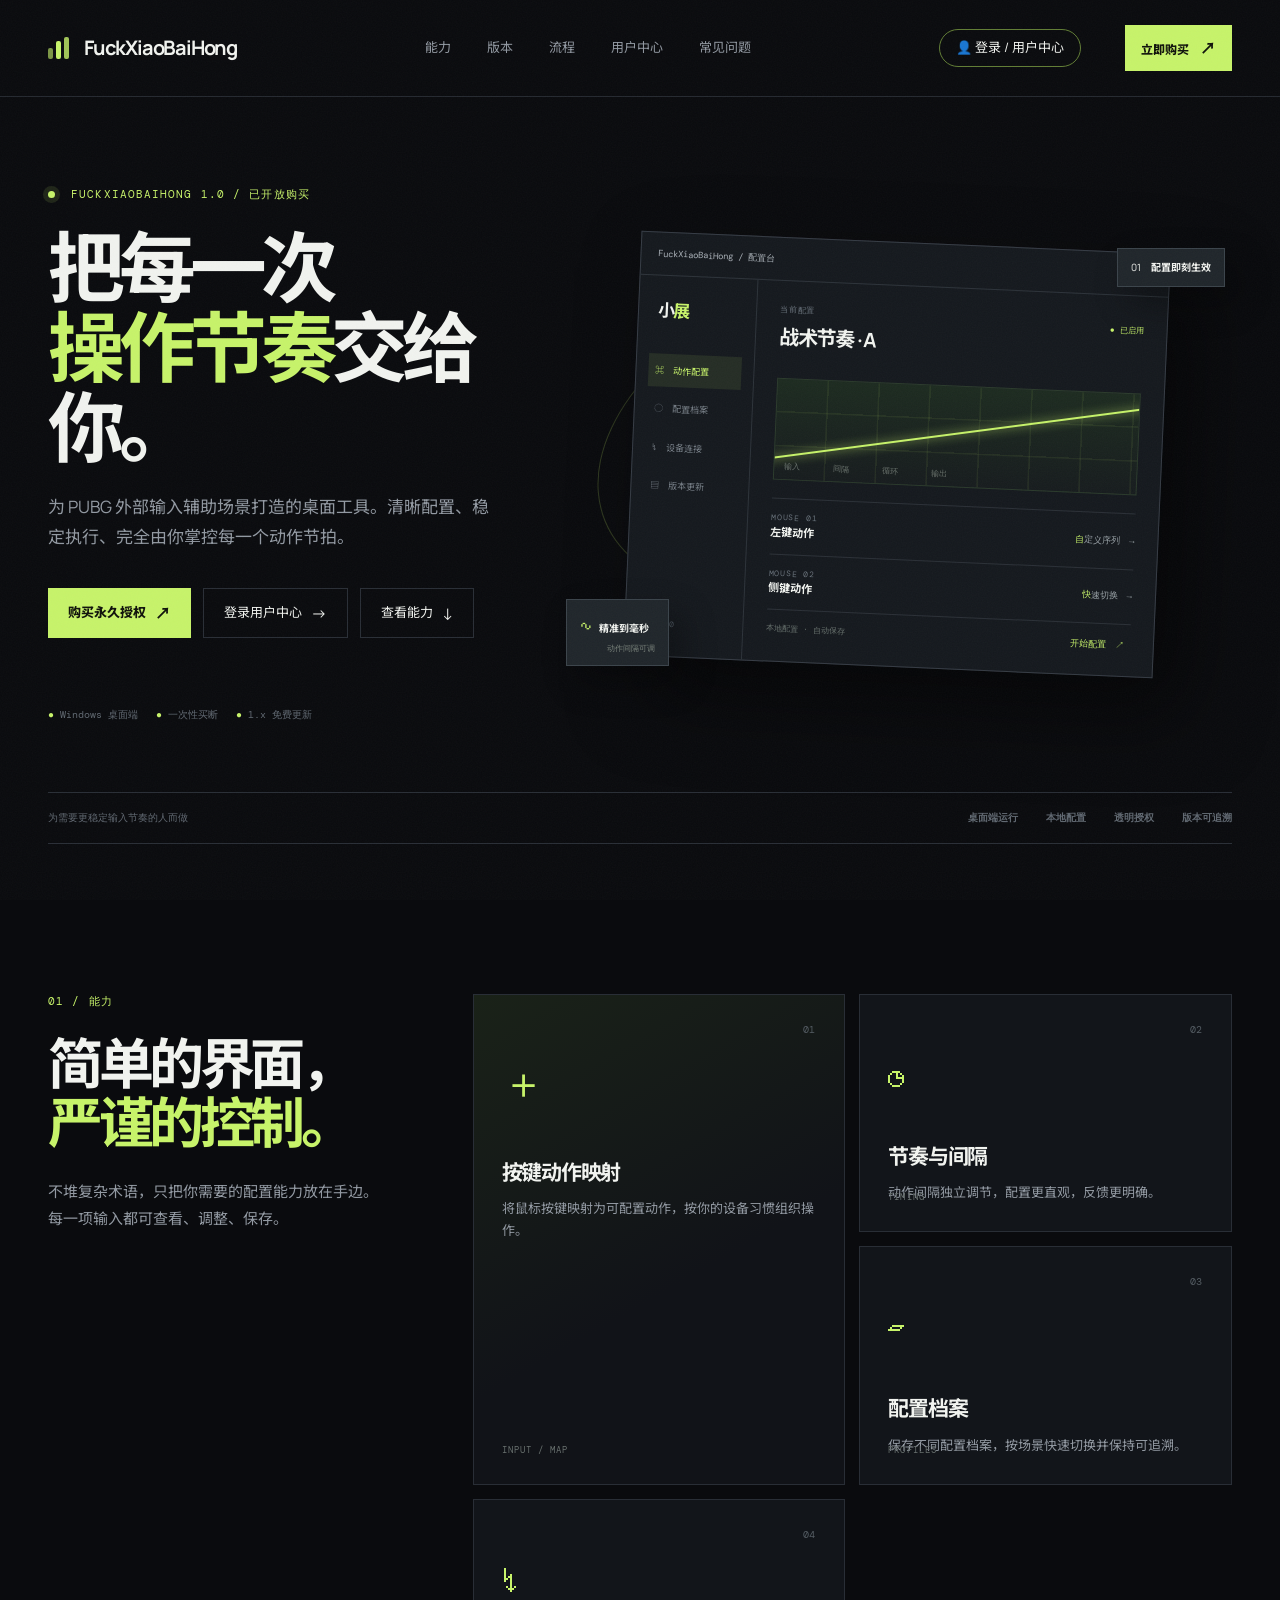
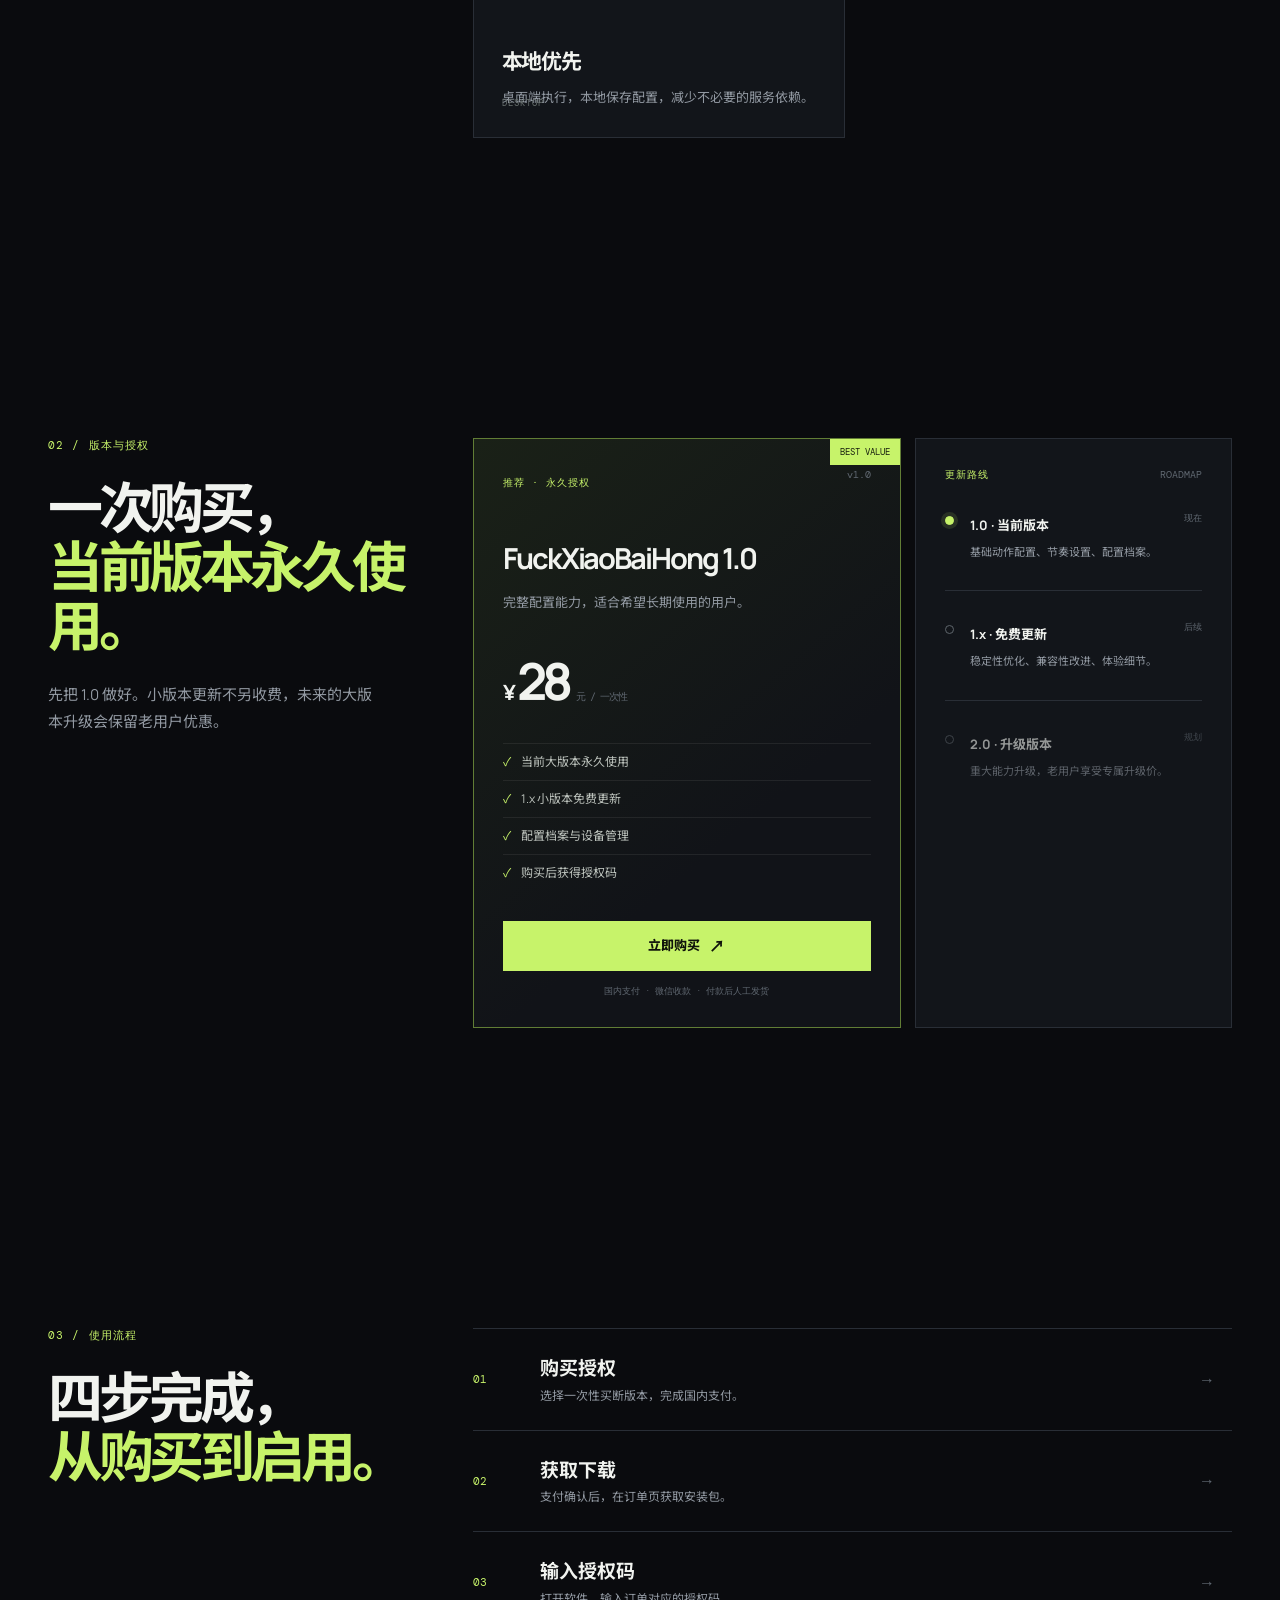
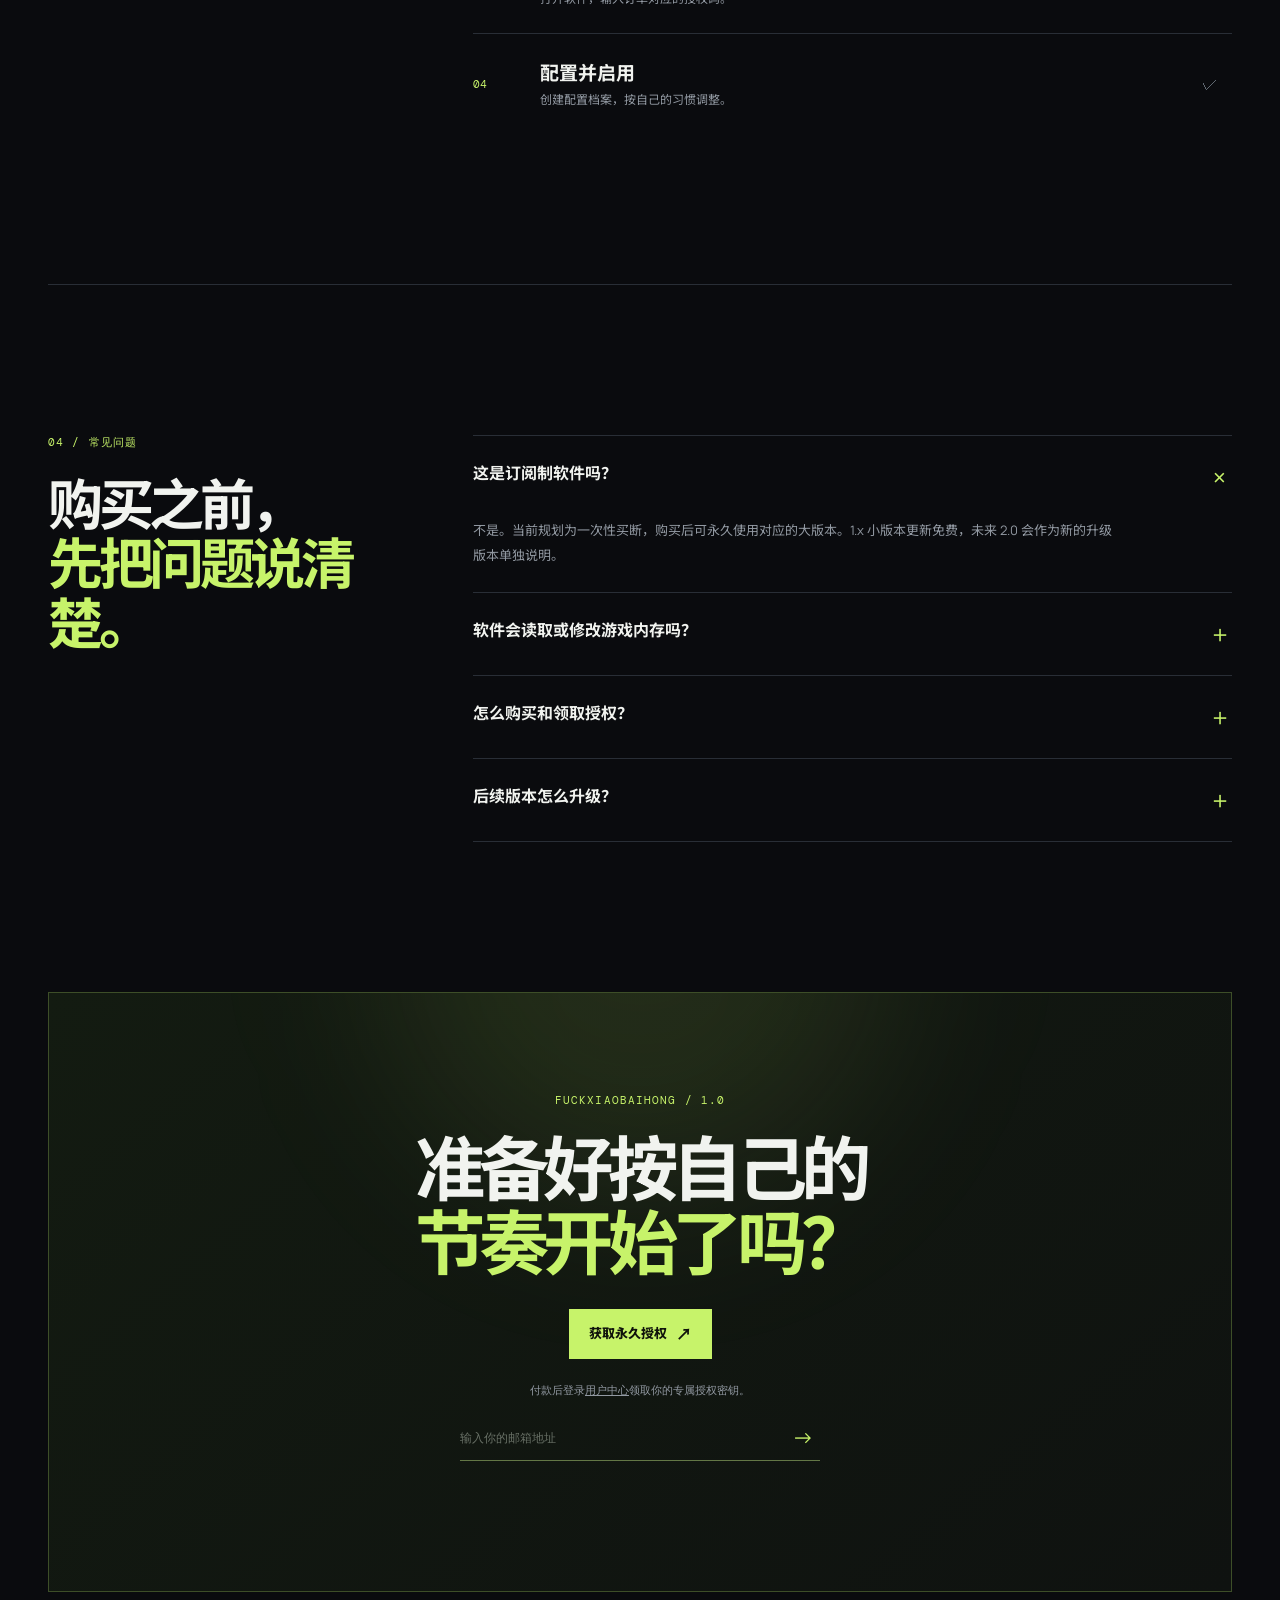
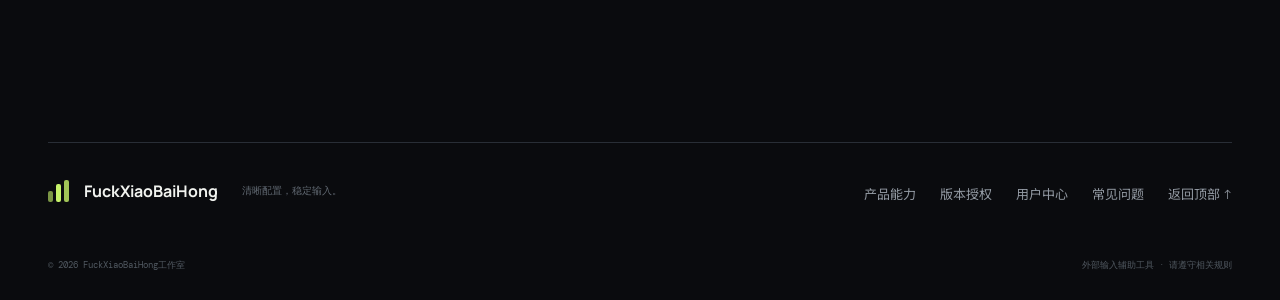
<file: index.html>
<!doctype html>
<html lang="zh-CN">
<head>
<meta charset="UTF-8"><meta name="viewport" content="width=device-width,initial-scale=1">
<meta name="description" content="FuckXiaoBaiHong：为 PUBG 外部输入辅助场景打造的可配置鼠标工具。一次购买，当前大版本永久使用。">
<title>FuckXiaoBaiHong｜外部输入辅助工具</title>
<link rel="preconnect" href="https://fonts.googleapis.com"><link rel="preconnect" href="https://fonts.gstatic.com" crossorigin>
<link href="https://fonts.googleapis.com/css2?family=DM+Mono:wght@400;500&family=Manrope:wght@400;600;700;800&family=Noto+Sans+SC:wght@400;500;700;900&display=swap" rel="stylesheet">
<link rel="stylesheet" href="styles-v2.css">
</head>
<body>
<div class="grain" aria-hidden="true"></div>
<header class="header"><a class="brand" href="#top"><span class="mark"><i></i><i></i><i></i></span><b>FuckXiaoBaiHong</b></a><nav><a href="#features">能力</a><a href="#versions">版本</a><a href="#flow">流程</a><a href="https://auth.matsci.top/center.html">用户中心</a><a href="#faq">常见问题</a></nav><a class="head-login" href="https://auth.matsci.top/center.html">👤 登录 / 用户中心</a><button class="head-buy" data-buy>立即购买 <span>↗</span></button><button class="menu" aria-label="打开菜单"><i></i><i></i></button></header>
<main id="top">
<section class="hero wrap"><div class="hero-copy fade"><p class="eyebrow"><span class="live"></span> FuckXiaoBaiHong 1.0 / 已开放购买</p><h1>把每一次<br><em>操作节奏</em>交给你。</h1><p class="lead">为 PUBG 外部输入辅助场景打造的桌面工具。清晰配置、稳定执行、完全由你掌控每一个动作节拍。</p><div class="actions"><button class="primary" data-buy>购买永久授权 <span>↗</span></button><a class="ghost" href="https://auth.matsci.top/center.html">登录用户中心 <span>→</span></a><a class="ghost" href="#features">查看能力 <span>↓</span></a></div><div class="meta"><span>● Windows 桌面端</span><span>● 一次性买断</span><span>● 1.x 免费更新</span></div></div>
<div class="visual fade delay"><div class="orbit one"></div><div class="orbit two"></div><div class="app-window"><div class="window-head"><span>FuckXiaoBaiHong / 配置台</span><small>● ● <b>●</b></small></div><div class="app-body"><aside><strong>小<span>展</span></strong><a class="active">⌘　动作配置</a><a>◌　配置档案</a><a>↯　设备连接</a><a>▤　版本更新</a><small>v1.0.0</small></aside><div class="app-main"><div class="panel-head"><div><small>当前配置</small><h3>战术节奏 · A</h3></div><em>● 已启用</em></div><div class="chart"><div></div><label>输入　　 间隔　　 循环　　 输出</label></div><div class="row"><div><small>MOUSE 01</small><b>左键动作</b></div><span>自定义序列　→</span></div><div class="row"><div><small>MOUSE 02</small><b>侧键动作</b></div><span>快速切换　→</span></div><footer>本地配置 · 自动保存 <button data-buy>开始配置　↗</button></footer></div></div></div><div class="float top">01　<strong>配置即刻生效</strong></div><div class="float bottom"><b>∿</b> <strong>精准到毫秒</strong><small>动作间隔可调</small></div></div></section>
<section class="trust wrap"><span>为需要更稳定输入节奏的人而做</span><div><b>桌面端运行</b><b>本地配置</b><b>透明授权</b><b>版本可追溯</b></div></section>
<section class="section wrap" id="features"><div class="intro fade"><p class="eyebrow">01 / 能力</p><h2>简单的界面，<br><em>严谨的控制。</em></h2><p>不堆复杂术语，只把你需要的配置能力放在手边。每一项输入都可查看、调整、保存。</p></div><div class="feature-grid fade delay"><article class="feature tall"><small>01</small><i>＋</i><h3>按键动作映射</h3><p>将鼠标按键映射为可配置动作，按你的设备习惯组织操作。</p><label>INPUT / MAP</label></article><article class="feature"><small>02</small><i>◷</i><h3>节奏与间隔</h3><p>动作间隔独立调节，配置更直观，反馈更明确。</p><label>TIMING</label></article><article class="feature"><small>03</small><i>▱</i><h3>配置档案</h3><p>保存不同配置档案，按场景快速切换并保持可追溯。</p><label>PROFILES</label></article><article class="feature"><small>04</small><i>↯</i><h3>本地优先</h3><p>桌面端执行，本地保存配置，减少不必要的服务依赖。</p><label>DESKTOP</label></article></div></section>

<section class="section wrap" id="versions"><div class="intro fade"><p class="eyebrow">02 / 版本与授权</p><h2>一次购买，<br><em>当前版本永久使用。</em></h2><p>先把 1.0 做好。小版本更新不另收费，未来的大版本升级会保留老用户优惠。</p></div><div class="price-layout fade delay"><article class="price-card"><label>推荐 · 永久授权</label><small>v1.0</small><h3>FuckXiaoBaiHong 1.0</h3><p>完整配置能力，适合希望长期使用的用户。</p><div class="price">¥ <strong>28</strong><small>元 / 一次性</small></div><ul><li>当前大版本永久使用</li><li>1.x 小版本免费更新</li><li>配置档案与设备管理</li><li>购买后获得授权码</li></ul><button class="primary full" data-buy>立即购买 <span>↗</span></button><footer>国内支付 · 微信收款 · 付款后人工发货</footer></article><div class="roadmap"><div><label>更新路线</label><small>ROADMAP</small></div><article class="current"><i></i><div><b>1.0 · 当前版本</b><p>基础动作配置、节奏设置、配置档案。</p></div><span>现在</span></article><article><i></i><div><b>1.x · 免费更新</b><p>稳定性优化、兼容性改进、体验细节。</p></div><span>后续</span></article><article><i></i><div><b>2.0 · 升级版本</b><p>重大能力升级，老用户享受专属升级价。</p></div><span>规划</span></article></div></div></section>
<section class="section wrap" id="flow"><div class="intro fade"><p class="eyebrow">03 / 使用流程</p><h2>四步完成，<br><em>从购买到启用。</em></h2></div><div class="flow-list fade delay"><article><span>01</span><div><b>购买授权</b><p>选择一次性买断版本，完成国内支付。</p></div><strong>→</strong></article><article><span>02</span><div><b>获取下载</b><p>支付确认后，在订单页获取安装包。</p></div><strong>→</strong></article><article><span>03</span><div><b>输入授权码</b><p>打开软件，输入订单对应的授权码。</p></div><strong>→</strong></article><article><span>04</span><div><b>配置并启用</b><p>创建配置档案，按自己的习惯调整。</p></div><strong>✓</strong></article></div></section>
<section class="section wrap faq" id="faq"><div class="intro fade"><p class="eyebrow">04 / 常见问题</p><h2>购买之前，<br><em>先把问题说清楚。</em></h2></div><div class="faq-list fade delay"><details open><summary>这是订阅制软件吗？<span>＋</span></summary><p>不是。当前规划为一次性买断，购买后可永久使用对应的大版本。1.x 小版本更新免费，未来 2.0 会作为新的升级版本单独说明。</p></details><details><summary>软件会读取或修改游戏内存吗？<span>＋</span></summary><p>网站当前展示的产品设计为外部输入辅助，不读取、不修改游戏内存文件。具体使用仍需遵守 PUBG 的官方规则、服务器规则和赛事规定。</p></details><details><summary>怎么购买和领取授权？<span>＋</span></summary><p>扫码付款后联系卖家确认到账；买家注册/登录「用户中心」(右上角入口)，卖家确认后你的专属授权密钥会显示在用户中心，把密钥粘贴进软件即可激活。</p></details><details><summary>后续版本怎么升级？<span>＋</span></summary><p>1.x 版本内的稳定性与兼容性更新免费提供。重大功能升级会发布新的版本商品，并为已购买用户提供优惠升级路径。</p></details></div></section>
<section class="cta wrap fade"><p class="eyebrow">FuckXiaoBaiHong / 1.0</p><h2>准备好按自己的<br><em>节奏开始了吗？</em></h2><button class="primary" data-buy>获取永久授权 <span>↗</span></button><p>付款后登录<a href="https://auth.matsci.top/center.html" style="color:inherit">用户中心</a>领取你的专属授权密钥。</p><form><label class="sr" for="email">邮箱地址</label><input id="email" type="email" required placeholder="输入你的邮箱地址"><button aria-label="提交邮箱">→</button></form><small class="form-msg"></small></section>
</main>
<footer class="footer wrap"><div class="footer-brand"><span class="mark"><i></i><i></i><i></i></span><b>FuckXiaoBaiHong</b><small>清晰配置，稳定输入。</small></div><div class="footer-links"><a href="#features">产品能力</a><a href="#versions">版本授权</a><a href="https://auth.matsci.top/center.html">用户中心</a><a href="#faq">常见问题</a><a href="#top">返回顶部 ↑</a></div><div class="footer-bottom"><span>© 2026 FuckXiaoBaiHong工作室</span><span>外部输入辅助工具 · 请遵守相关规则</span></div></footer>
<div class="modal" aria-hidden="true"><div class="backdrop" data-close></div><div class="modal-card"><button class="close" data-close aria-label="关闭">×</button><p class="eyebrow">FuckXiaoBaiHong / 1.0 永久授权</p><h2>扫码支付 28 元。</h2><p>请使用微信扫描下方收款码完成付款。付款后请回到微信，发送支付截图和收货微信号，确认后人工发送商品压缩包。</p><div class="qr-payment"><img src="assets/微信收款码.jpg" alt="FuckXiaoBaiHong微信收款二维码"><div><strong>¥ 28</strong><small>一次性买断 · 1.x 免费更新</small></div></div><div class="delivery-note"><b>付款后怎么收货？</b><span>在微信发送支付截图，我们核验后把“FuckXiaoBaiHong_便携版_r17.zip”发给你。</span></div><button class="primary full" data-close>我已了解，返回页面</button></div></div><script src="app.js"></script>
</body></html>
</file>
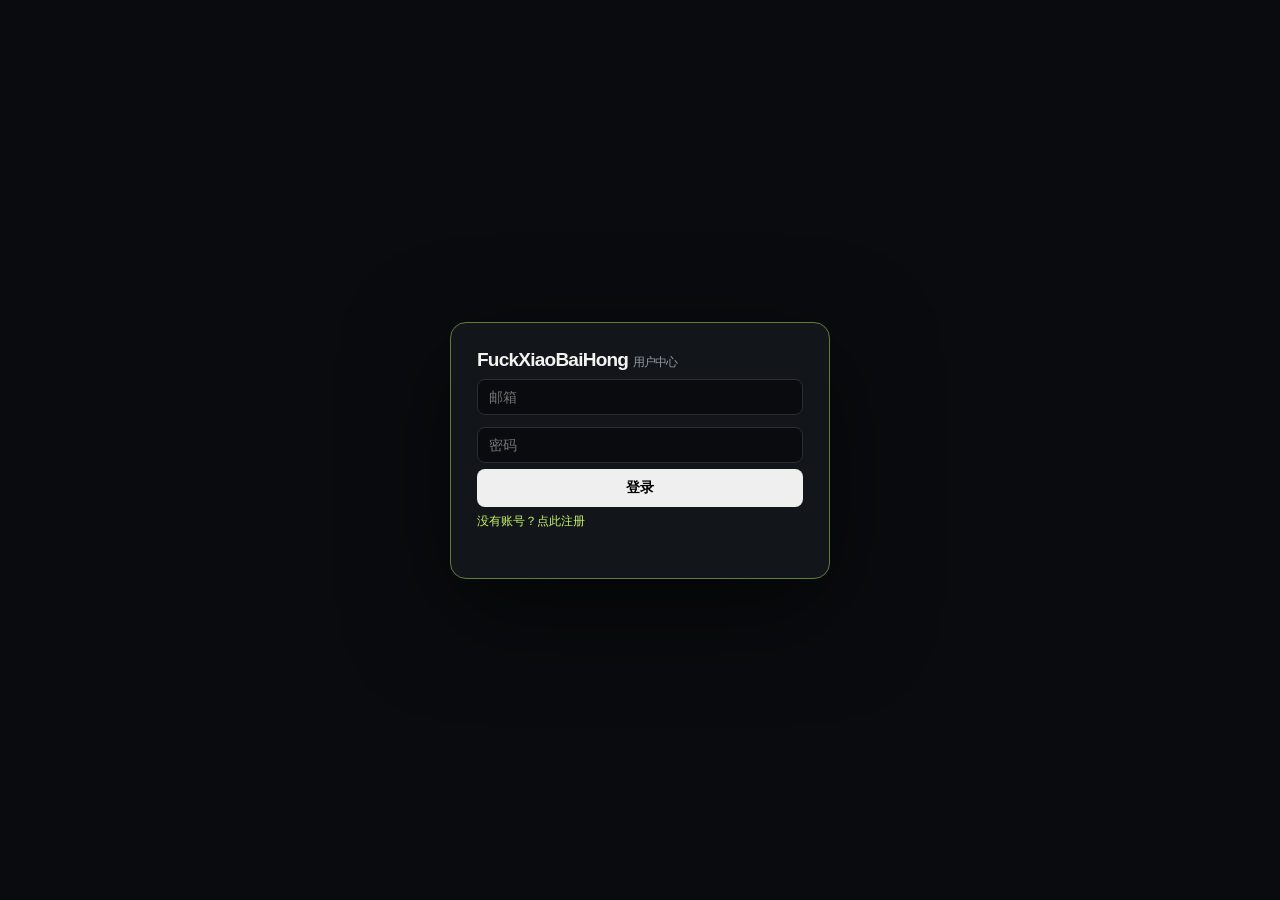
<file: center.html>
<!doctype html><html lang="zh"><meta charset="utf-8">
<meta name="viewport" content="width=device-width,initial-scale=1">
<title>FuckXiaoBaiHong 用户中心</title>
<style>
*{box-sizing:border-box}
body{font-family:'Manrope','Noto Sans SC','Microsoft YaHei',sans-serif;background:#0a0b0e;color:#f1f3ef;margin:0;min-height:100vh;display:flex;align-items:center;justify-content:center;font-size:14px}
.card{background:#12151a;border:1px solid #617d35;border-radius:16px;padding:26px;width:min(380px,92vw);box-shadow:0 30px 100px #0008;position:relative}
h1{font-size:19px;letter-spacing:-.04em;margin:0 0 2px} h1 small{color:#9299a2;font-weight:400;font-size:12px;font-family:'DM Mono',monospace}
p{margin:6px 0;color:#9299a2;font-size:12px;line-height:1.7}
input{width:100%;padding:9px 11px;margin:6px 0;border-radius:8px;border:1px solid #292e36;background:#0a0b0e;color:#f1f3ef;font-size:14px;outline:0}
input:focus{border-color:#c7f36a}
button{width:100%;padding:10px;border:0;border-radius:8px;cursor:pointer;font:inherit;font-weight:700}
button.primary{background:#c7f36a;color:#10130b}
button.primary:hover{background:#e0ff8c}
button.ghost{background:transparent;border:1px solid #292e36;color:#f1f3ef;margin-top:6px}
button.ghost:hover{border-color:#9299a2}
.key{font:15px 'DM Mono',Consolas,monospace;letter-spacing:1px;color:#c7f36a;word-break:break-all;background:#0a0b0e;border:1px solid #617d35;border-radius:8px;padding:9px;margin:6px 0;cursor:pointer;text-align:center}
.row{display:flex;justify-content:space-between;align-items:center;margin:5px 0;font-size:13px}
#st{color:#c7f36a;font-size:12px;min-height:16px;margin-top:6px}.ok{color:#c7f36a}.hidden{display:none}
a.link{color:#c7f36a;font-size:12px;display:inline-block;margin-top:6px;cursor:pointer;text-decoration:none}
hr{border:0;border-top:1px solid #292e36;margin:12px 0}
#adm select,#adm input{background:#0a0b0e;border:1px solid #292e36;color:#f1f3ef;border-radius:6px;padding:5px;font-size:12px}
#adm .urow{border:1px solid #292e36;border-radius:8px;padding:8px;margin:6px 0;font-size:12px}
#adm button{width:auto;padding:4px 9px;font-size:12px;font-weight:400;border-radius:6px;border:1px solid #292e36;background:transparent;color:#f1f3ef}
</style>
<div class="card">
  <h1>FuckXiaoBaiHong <small>用户中心</small></h1>
  <div id="login">
    <input id="email" type="email" placeholder="邮箱" autocomplete="email">
    <input id="pass" type="password" placeholder="密码" autocomplete="current-password">
    <button onclick="doAuth('login')" id="btn1">登录</button>
    <a class="link" onclick="toggleMode()" id="modeLink">没有账号？点此注册</a>
    <div id="st"></div>
  </div>
  <div id="panel" class="hidden">
    <div id="st2" class="ok"></div>
    <div class="row"><span>状态</span><b id="vip"></b></div>
    <div class="row"><span>到期</span><b id="exp"></b></div>
    <div class="row"><span>已绑机器</span><b id="mach"></b></div>
    <div id="keyWrap" class="hidden"><p>我的授权密钥（点击复制）：</p><div class="key" onclick="copyKey()" id="key"></div></div>
    <button id="payBtn" class="hidden" onclick="payIntent()">已付款，申请开通</button>
    <button class="ghost" onclick="logout()">退出</button>
    <p>密钥在软件里粘贴激活；一台机，换机先解绑。</p>
    <hr style="border-color:#292e36;margin:12px 0">
    <button class="ghost hidden" id="admBtn" onclick="toggleAdm()">管理买家</button>
    <div id="adm" class="hidden"><div id="admList"></div><p>角色=user/vip/admin；admin 默认即 VIP。保存角色即生效，降级会自动吊销密钥。</p></div>
  </div>
</div>
<script>
const SUP="https://obtkpflonqsexxwtybal.supabase.co";
const API="/api/v1/center";
const ANON="eyJhbGciOiJIUzI1NiIsInR5cCI6IkpXVCJ9.eyJpc3MiOiJzdXBhYmFzZSIsInJlZiI6Im9idGtwZmxvbnFzZXh4d3R5YmFsIiwicm9sZSI6ImFub24iLCJpYXQiOjE3ODg2NzU0ODksImV4cCI6MjEwNDI1MTQ4OX0.f0eWx65W_S9605WO8fVk_xH_ymvcGPsqqWvFZwJHawQ";
let TOKEN=localStorage.getItem("fxbh_tok")||"", mode="login";
async function jr(u,o){const c=new AbortController();const t=setTimeout(()=>c.abort(),20000);o.signal=c.signal;try{const r=await fetch(u,o);clearTimeout(t);let j;try{j=await r.json()}catch(e){j={}}return[true,r,j]}catch(e){clearTimeout(t);return[false,null,{msg:e&&e.name==='AbortError'?'请求超时(网络慢/被拦)':'网络错误: '+e}]}}
function st(el,t,cls){el.textContent=t;el.className=cls||""}
async function doAuth(){
  const email=document.getElementById('email').value.trim(),pass=document.getElementById('pass').value;
  const box=document.getElementById('st');
  if(!email||!pass){st(box,'请填邮箱和密码');return}
  st(box,'处理中…');document.getElementById('btn1').disabled=true;
  // 登录/注册走本站中转(不直连 Supabase): 链路短、错误明确
  const u=(mode==='login'?API+'/login':API+'/signup');
  const[ok,r,j]=await jr(u,{method:'POST',headers:{'Content-Type':'application/json'},body:JSON.stringify({email,password})});
  document.getElementById('btn1').disabled=false;
  const de=(j&&j.detail)?(j.detail.detail||j.detail):null;
  if(!ok||!r.ok){st(box,'失败：'+(de||j.msg||'网络错误/服务器无响应'));return}
  if(mode==='signup'&&j.needs_confirm){st(box,'注册成功，去邮箱点确认链接后再登录');document.getElementById('pass').value='';return}
  if(!j.access_token){st(box,'未返回登录态：'+(de||'请重试'));return}
  TOKEN=j.access_token;localStorage.setItem('fxbh_tok',TOKEN);show();
}
function hdr(){return{apikey:ANON,Authorization:'Bearer '+TOKEN,'Content-Type':'application/json'}}
function toggleMode(){mode=mode==='login'?'signup':'login';document.getElementById('modeLink').textContent=mode==='login'?'没有账号？点此注册':'已有账号？去登录';document.getElementById('btn1').textContent=mode==='login'?'登录':'注册'}
async function show(){
  document.getElementById('login').classList.add('hidden');
  document.getElementById('panel').classList.remove('hidden');
  const[ok,r,j]=await jr(API+'/status',{method:'POST',headers:hdr(),body:JSON.stringify({jwt:TOKEN})});
  const box=document.getElementById('st2');
  if(!ok||!r.ok){st(box,'状态获取失败：'+(j.detail&&j.detail.detail||j.detail||'网络错误'));return}
  st(box, j.is_vip?'已开通':'待开通', j.is_vip?'ok':'');
  document.getElementById('vip').textContent=j.is_vip?'VIP ✅':'非 VIP';
  document.getElementById('vip').style.color=j.is_vip?'#4ade80':'#f87171';
  document.getElementById('exp').textContent=j.plan_expire_at?new Date(j.plan_expire_at*1000).toLocaleDateString():'永久';
  document.getElementById('mach').textContent=j.machines+' 台';
  const kw=document.getElementById('keyWrap'),pb=document.getElementById('payBtn');
  if(j.is_vip&&j.key){kw.classList.remove('hidden');document.getElementById('key').textContent=j.key;pb.classList.add('hidden');st(box,'已开通：换机请先在软件解绑旧机','ok')}
  else{kw.classList.add('hidden');pb.classList.remove('hidden')}
  ROLE=j.role||'user';
  document.getElementById('admBtn').classList.toggle('hidden',ROLE!=='admin');
}
async function payIntent(){const b=document.getElementById('st2');st(b,'已登记，请联系卖家确认付款…');const[ok,r]=await jr(API+'/pay-intent',{method:'POST',headers:hdr(),body:JSON.stringify({jwt:TOKEN})});st(b,ok&&r.ok?'已提交开通申请，卖家确认后密钥会显示在此':'提交失败，请重试',ok&&r.ok?'ok':'')}
function copyKey(){navigator.clipboard.writeText(document.getElementById('key').textContent);const b=document.getElementById('st2');st(b,'密钥已复制，去软件粘贴激活','ok')}
function logout(){TOKEN='';localStorage.removeItem('fxbh_tok');location.reload()}
let ROLE='user';
function esc(s){return String(s==null?'':s).replace(/[&<>"']/g,c=>({'&':'&amp;','<':'&lt;','>':'&gt;','"':'&quot;',"'":'&#39;'}[c]))}
async function toggleAdm(){const a=document.getElementById('adm');a.classList.toggle('hidden');if(!a.classList.contains('hidden'))await admList()}
async function admList(){
  const[ok,r,j]=await jr(API+'/admin/users',{method:'POST',headers:hdr(),body:JSON.stringify({jwt:TOKEN})});
  const box=document.getElementById('admList');
  if(!ok||!r.ok){box.innerHTML='<p>加载失败</p>';return}
  box.innerHTML='<p style="color:#9299a2;margin:4px 0">买家列表(最近 300)：</p>'+(j.users||[]).map(u=>
    '<div class="urow">'+
    '<div style="display:flex;justify-content:space-between"><b>'+esc(u.email||u.user_id)+'</b><span style="color:#c7f36a">'+esc(u.role)+'</span></div>'+
    '<div style="color:#9299a2;margin:2px 0">到期 '+esc(u.plan_expire_at?new Date(u.plan_expire_at*1000).toLocaleDateString():'永久')+
    ' · 机器 '+u.machines+' · 密钥 …'+esc(u.key_tail||'')+'</div>'+
    '<div style="display:flex;gap:4px;margin-top:6px;flex-wrap:wrap">'+
    '<select data-uid="'+esc(u.user_id)+'" data-role="1"><option>user</option><option>vip</option><option>admin</option></select>'+
    '<input data-uid="'+esc(u.user_id)+'" data-exp="1" placeholder="到期时间戳(空=永久)" style="width:130px;flex:1;min-width:100px">'+
    '<button onclick="admSave(\''+esc(u.user_id)+'\')">保存</button>'+
    '<button onclick="admKey(\''+esc(u.user_id)+'\')">发钥</button>'+
    '<button onclick="admRevoke(\''+esc(u.user_id)+'\')">吊销</button>'+
    '</div></div>').join('');
  (j.users||[]).forEach(u=>{const s=box.querySelector('select[data-uid="'+esc(u.user_id)+'"]');if(s)s.value=u.role});
}
async function admCall(path,payload){return jr(API+'/admin/'+path,{method:'POST',headers:hdr(),body:JSON.stringify(Object.assign({jwt:TOKEN},payload))})}
async function admSave(uid){const row=document.querySelector('[data-uid="'+esc(uid)+'"][data-role]');const exp=document.querySelector('[data-uid="'+esc(uid)+'"][data-exp]');const role=row?row.value:'user';const expv=parseFloat(exp&&exp.value?exp.value:0);const[ok,r]=await admCall('upsert',{user_id:uid,role:role,plan_expire_at:isNaN(expv)?0:expv});st(document.getElementById('st2'),ok&&r.ok?'已保存':'保存失败',ok&&r.ok?'ok':'');admList()}
async function admKey(uid){const[ok,r,j]=await admCall('issue-key',{user_id:uid});if(ok&&r.ok&&r.key){st(document.getElementById('st2'),'密钥：'+r.key,'ok')}else{st(document.getElementById('st2'),'发钥失败：先设 vip/admin','')}}
async function admRevoke(uid){if(!confirm('吊销该用户密钥并作废其会话？'))return;const[ok,r]=await admCall('revoke-key',{user_id:uid});st(document.getElementById('st2'),ok&&r.ok?'已吊销':'吊销失败',ok&&r.ok?'ok':'');admList()}
if(TOKEN)show();
</script>
</file>
<file: styles-v2.css>
:root{--bg:#0a0b0e;--surface:#12151a;--line:#292e36;--text:#f1f3ef;--muted:#9299a2;--dim:#606871;--lime:#c7f36a;--mono:'DM Mono',monospace;--sans:'Manrope','Noto Sans SC',sans-serif}*{box-sizing:border-box}html{scroll-behavior:smooth}body{margin:0;background:var(--bg);color:var(--text);font:16px/1.5 var(--sans);overflow-x:hidden}.grain{position:fixed;inset:0;pointer-events:none;z-index:9;opacity:.035;background-image:url("data:image/svg+xml,%3Csvg xmlns='http://www.w3.org/2000/svg' width='180' height='180'%3E%3Cfilter id='n'%3E%3CfeTurbulence type='fractalNoise' baseFrequency='.8' numOctaves='3'/%3E%3C/filter%3E%3Crect width='100%25' height='100%25' filter='url(%23n)'/%3E%3C/svg%3E")}.wrap{max-width:1184px;margin:0 auto}.header{max-width:1280px;margin:auto;padding:25px 48px;border-bottom:1px solid #252930;display:flex;align-items:center;gap:34px}.brand{color:var(--text);display:flex;align-items:center;gap:12px;text-decoration:none;font-size:20px;letter-spacing:-.06em}.mark{display:flex;gap:3px;align-items:end;width:24px;height:22px}.mark i{display:block;width:5px;border-radius:2px;background:var(--lime)}.mark i:nth-child(1){height:11px;opacity:.6}.mark i:nth-child(2){height:18px}.mark i:nth-child(3){height:22px;opacity:.8}.header nav{display:flex;gap:36px;margin:auto}.header nav a,.footer-links a{font-size:13px;color:var(--muted);text-decoration:none;transition:color .2s}.header nav a:hover,.footer-links a:hover{color:var(--lime)}button,.primary,.ghost{font:inherit;cursor:pointer}.head-buy,.primary{border:0;background:var(--lime);color:#10130b;font-weight:800;transition:.2s}.head-buy{padding:11px 16px;font-size:12px}.head-buy:hover,.primary:hover{background:#e0ff8c;transform:translateY(-2px);box-shadow:0 14px 30px #c7f36a22}.head-buy span,.primary span,.ghost span{font-size:16px;margin-left:9px}.menu{display:none}.hero{display:grid;grid-template-columns:5fr 7fr;gap:35px;min-height:675px;align-items:center;padding:90px 0 70px}.hero-copy{position:relative;z-index:2}.eyebrow{margin:0 0 25px;color:var(--lime);font:11px var(--mono);letter-spacing:.1em;text-transform:uppercase}.live{display:inline-block;width:7px;height:7px;margin-right:8px;border-radius:50%;background:var(--lime);box-shadow:0 0 0 5px #c7f36a1c}.hero h1,.cta h2{font-size:clamp(48px,6vw,86px);line-height:1.04;letter-spacing:-.08em;margin:0 0 25px}.hero h1 em,.intro h2 em,.statement-copy strong,.cta em{color:var(--lime);font-style:normal}.lead{max-width:450px;color:var(--muted);font-size:17px;line-height:1.8;margin:0 0 35px}.actions{display:flex;gap:12px;flex-wrap:wrap}.primary,.ghost{min-height:50px;padding:0 20px;display:inline-flex;align-items:center;justify-content:center;text-decoration:none;font-size:13px}.ghost{color:var(--text);border:1px solid var(--line);transition:.2s}.ghost:hover{border-color:var(--muted);transform:translateY(-2px)}.meta{display:flex;gap:18px;flex-wrap:wrap;color:var(--dim);font:10px var(--mono);margin-top:70px}.meta span:first-letter{color:var(--lime)}.visual{min-height:520px;position:relative;display:flex;align-items:center;justify-content:center}.app-window{position:relative;width:min(100%,530px);background:#15191e;border:1px solid #363c45;box-shadow:30px 35px 80px #0008;transform:rotate(2.5deg);z-index:2}.window-head{height:43px;padding:0 17px;border-bottom:1px solid #2d333a;display:flex;justify-content:space-between;align-items:center;color:#a9b0b7;font:9px var(--mono)}.window-head small{color:#454b51}.window-head b{color:var(--lime)}.app-body{display:grid;grid-template-columns:118px 1fr;min-height:373px}.app-body aside{padding:20px 12px;border-right:1px solid #2d333a;display:flex;flex-direction:column;gap:5px}.app-body aside strong{font-size:17px;letter-spacing:-.08em;margin:2px 7px 25px}.app-body aside strong span{color:var(--lime)}.app-body aside a{padding:10px 7px;color:#737b83;font-size:9px}.app-body aside a.active{background:#252d25;color:var(--lime)}.app-body aside small{margin-top:auto;color:#4c555e;font:8px var(--mono);padding:7px}.app-main{padding:23px}.panel-head{display:flex;justify-content:space-between;align-items:start}.panel-head small,.row small{display:block;color:#69727b;font:8px var(--mono);letter-spacing:.1em}.panel-head h3{margin:7px 0 0;font-size:20px;letter-spacing:-.06em}.panel-head em{color:var(--lime);font:8px var(--mono);font-style:normal;margin-top:6px}.chart{height:102px;margin:26px 0 18px;border:1px solid #2b3b2c;background:linear-gradient(#1d2b20,#171c1e);position:relative;overflow:hidden}.chart:after{content:'';position:absolute;inset:0;background:repeating-linear-gradient(90deg,transparent 0 49px,#c7f36a12 50px 51px),repeating-linear-gradient(0deg,transparent 0 32px,#c7f36a12 33px 34px)}.chart div{position:absolute;left:-4%;right:-4%;top:46%;height:35px;border-top:2px solid var(--lime);transform:skewY(-7deg) rotate(-3deg);filter:drop-shadow(0 0 5px var(--lime));z-index:1}.chart label{position:absolute;bottom:7px;left:10px;color:#68716b;font:8px var(--mono);z-index:2;word-spacing:12px}.row{padding:13px 0;border-top:1px solid #2b3037;display:flex;justify-content:space-between;align-items:center}.row b{display:block;font-size:11px;margin-top:2px}.row>span{color:#9aa3a8;font:9px var(--mono)}.row>span::first-letter{color:var(--lime)}.app-main footer{display:flex;justify-content:space-between;border-top:1px solid #2b3037;padding-top:13px;color:#66706c;font:8px var(--mono)}.app-main footer button{border:0;background:none;color:var(--lime);font:9px var(--mono)}.orbit{position:absolute;border:1px solid #c7f36a33;border-radius:50%;width:480px;height:300px;transform:rotate(-22deg)}.orbit.one{top:87px;left:25px}.orbit.two{top:145px;left:90px;width:350px;height:220px;border-color:#9dc8ff20}.float{position:absolute;z-index:3;background:#20262b;border:1px solid #3b444b;box-shadow:12px 16px 35px #0005;padding:11px 13px;font-size:10px}.float.top{top:54px;right:7px}.float.bottom{bottom:48px;left:4px}.float b{color:var(--lime);font:21px var(--mono);margin-right:6px}.float strong{font-size:10px}.float small{display:block;color:#778079;font:8px var(--mono);margin:4px 0 0 27px}.trust{padding:18px 0;border-top:1px solid var(--line);border-bottom:1px solid var(--line);display:flex;justify-content:space-between;color:var(--dim);font:10px var(--mono)}.trust div{display:flex;gap:28px}.section{display:grid;grid-template-columns:4fr 8fr;gap:45px;padding:150px 0}.intro h2{font-size:clamp(40px,4.3vw,63px);line-height:1.08;letter-spacing:-.08em;margin:0 0 25px}.intro>p:last-child{max-width:330px;color:var(--muted);font-size:15px;line-height:1.8}.feature-grid{display:grid;grid-template-columns:repeat(2,1fr);gap:14px}.feature{position:relative;min-height:220px;padding:28px;border:1px solid var(--line);background:var(--surface);transition:.25s}.feature:hover{border-color:#6a8037;transform:translateY(-4px)}.feature.tall{grid-row:span 2;min-height:454px;background:linear-gradient(150deg,#1a2218,#111318 58%)}.feature>small{position:absolute;top:28px;right:29px;color:#555d64;font:10px var(--mono)}.feature>i{display:block;color:var(--lime);font:32px var(--mono);font-style:normal;margin:32px 0 44px}.feature.tall>i{font-size:43px;font-weight:200}.feature h3{font-size:21px;letter-spacing:-.06em;margin:0 0 9px}.feature p{color:var(--muted);font-size:13px;line-height:1.7;margin:0}.feature label{position:absolute;bottom:28px;left:28px;color:#68706e;font:9px var(--mono);letter-spacing:.12em}.statement{border-top:1px solid var(--line);border-bottom:1px solid var(--line);grid-template-columns:3fr 6fr 3fr;padding-top:150px;padding-bottom:150px}.section-no{color:var(--dim);font:12px var(--mono)}.statement-copy h2{font-size:clamp(42px,5vw,74px);line-height:1.08;letter-spacing:-.08em;margin:0 0 30px}.statement-copy>p:not(.eyebrow){max-width:430px;color:var(--muted);font-size:16px;line-height:1.9}.statement-copy a{display:inline-block;color:var(--lime);text-decoration:none;font:12px var(--mono);margin-top:20px}.quote{border-left:1px solid var(--line);padding-left:25px;margin-top:30px}.quote>b{color:var(--lime);font:75px Georgia;line-height:.7}.quote p{font-size:20px;line-height:1.55;letter-spacing:-.05em;margin:18px 0 32px}.quote small{color:var(--dim);font:10px var(--mono)}.price-layout{display:grid;grid-template-columns:1.15fr .85fr;gap:14px}.price-card,.roadmap{padding:29px;border:1px solid var(--line);background:var(--surface)}.price-card{position:relative;border-color:#617d35;background:linear-gradient(140deg,#1a2117,#111318 65%)}.price-card:after{content:'BEST VALUE';position:absolute;right:0;top:0;padding:7px 10px;background:var(--lime);color:#19200f;font:9px var(--mono)}.price-card>label,.roadmap>div label{color:var(--lime);font:10px var(--mono);letter-spacing:.1em;text-transform:uppercase}.price-card>small,.roadmap>div small{float:right;color:var(--dim);font:10px var(--mono)}.price-card h3{font-size:29px;letter-spacing:-.07em;margin:45px 0 8px}.price-card>p{color:var(--muted);font-size:13px}.price{font-size:21px;font-weight:700;margin:30px 0 24px;letter-spacing:-.05em}.price strong{font-size:51px;letter-spacing:-.08em}.price small{font:10px var(--mono);color:var(--dim);margin-left:7px}.price-card ul{padding:0;margin:0 0 30px;list-style:none}.price-card li{padding:9px 0;border-top:1px solid #ffffff12;color:#bcc2bc;font-size:12px}.price-card li:before{content:'✓';color:var(--lime);margin-right:10px}.full{width:100%}.price-card footer{text-align:center;color:var(--dim);font:9px var(--mono);margin-top:14px}.roadmap>div{display:flex;justify-content:space-between}.roadmap article{display:grid;grid-template-columns:13px 1fr auto;gap:12px;padding:30px 0;border-bottom:1px solid var(--line)}.roadmap article:last-child{border:0}.roadmap article>i{width:9px;height:9px;border:1px solid #5e656b;border-radius:50%;margin-top:4px}.roadmap article.current>i{background:var(--lime);border-color:var(--lime);box-shadow:0 0 0 4px #c7f36a1f}.roadmap article b{font-size:13px}.roadmap article p{color:var(--muted);font-size:11px;line-height:1.6;margin:7px 0 0}.roadmap article>span{color:var(--dim);font:9px var(--mono)}.roadmap article:last-child{opacity:.58}.flow-list{display:flex;flex-direction:column}.flow-list article{display:grid;grid-template-columns:55px 1fr 30px;gap:12px;align-items:center;padding:25px 0;border-top:1px solid var(--line)}.flow-list article>span{color:var(--lime);font:11px var(--mono)}.flow-list article b{font-size:19px}.flow-list article p{color:var(--muted);font-size:12px;margin:4px 0 0}.flow-list article>strong{color:var(--dim);font:16px var(--mono);font-weight:400}.faq{border-top:1px solid var(--line)}.faq-list details{border-top:1px solid var(--line)}.faq-list details:last-child{border-bottom:1px solid var(--line)}summary{cursor:pointer;list-style:none;padding:25px 0;display:flex;justify-content:space-between;font-weight:700}summary::-webkit-details-marker{display:none}summary span{color:var(--lime);font:24px var(--mono);transition:.2s}details[open] summary span{transform:rotate(45deg)}.faq-list details p{max-width:650px;color:var(--muted);font-size:13px;line-height:1.9;margin:0 0 25px}.cta{position:relative;overflow:hidden;padding:100px 20px;margin-bottom:150px;border:1px solid #3d4e28;background:linear-gradient(140deg,#131b11,#0f1210);text-align:center}.cta:before{content:'';position:absolute;width:500px;height:500px;top:-300px;left:calc(50% - 250px);background:#c7f36a18;filter:blur(90px);border-radius:50%}.cta>*{position:relative}.cta h2{font-size:clamp(44px,5.5vw,74px);margin-bottom:30px}.cta>p:not(.eyebrow):not(.form-msg){color:var(--muted);font:11px var(--mono);margin:24px 0 18px}.cta form{max-width:360px;margin:auto;border-bottom:1px solid #637746;display:flex}.cta input{flex:1;background:none;border:0;outline:0;color:var(--text);padding:14px 0;font:12px var(--mono)}.cta input::placeholder{color:#687066}.cta form button{border:0;background:none;color:var(--lime);font-size:22px}.form-msg{display:block;min-height:20px;color:var(--lime);font:10px var(--mono);margin-top:10px}.footer{padding:36px 0 28px;border-top:1px solid var(--line)}.footer-brand{display:flex;align-items:center;gap:12px}.footer-brand small{color:var(--dim);font:10px var(--mono);margin-left:12px}.footer-links{display:flex;justify-content:flex-end;gap:24px;margin-top:-18px}.footer-bottom{display:flex;justify-content:space-between;color:#515961;font:9px var(--mono);margin-top:55px}.modal{display:none;position:fixed;inset:0;z-index:100}.modal.open{display:block}.backdrop{position:absolute;inset:0;background:#040505c7;backdrop-filter:blur(8px)}.modal-card{position:absolute;top:50%;left:50%;transform:translate(-50%,-50%);width:min(90vw,460px);padding:38px;background:#171b17;border:1px solid #617d35;box-shadow:0 30px 100px #0008}.close{position:absolute;right:15px;top:12px;background:none;border:0;color:var(--muted);font-size:28px}.modal-card h2{font-size:32px;letter-spacing:-.06em;line-height:1.1;margin:0 0 15px}.modal-card>p:not(.eyebrow){color:var(--muted);font-size:13px;line-height:1.8}.preview{display:grid;gap:5px;padding:17px;margin:27px 0;border:1px solid #35452a}.preview span,.preview small{color:var(--dim);font:9px var(--mono)}.preview strong{font-size:25px}.sr{position:absolute;width:1px;height:1px;overflow:hidden;clip:rect(0,0,0,0)}.fade{opacity:0;transform:translateY(18px);transition:.7s}.fade.visible{opacity:1;transform:none}.delay{transition-delay:.12s}@media(max-width:900px){.header{padding:20px 24px}.header nav{gap:20px}.wrap{max-width:calc(100% - 48px)}.hero{padding-top:65px}.section{padding:105px 0}.statement{grid-template-columns:2fr 7fr 3fr}.price-layout{grid-template-columns:1fr}.cta{margin-bottom:100px}.footer{max-width:calc(100% - 48px)}}@media(max-width:680px){.header{padding:18px 20px}.header nav{display:none}.menu{display:flex;flex-direction:column;gap:5px;margin-left:auto;margin-right:12px;padding:10px;background:none;border:0}.menu i{width:21px;height:1px;background:var(--text)}.head-buy{padding:10px 12px}.wrap{max-width:calc(100% - 40px)}.hero,.section,.statement{display:block}.hero{padding:66px 0 70px}.hero h1{font-size:53px}.hero-copy{margin-bottom:70px}.lead{font-size:15px}.meta{display:grid;gap:8px;margin-top:48px}.visual{min-height:410px}.app-window{width:650px;max-width:none;transform:rotate(1.5deg) scale(.82)}.orbit{transform:rotate(-22deg) scale(.75)}.float.top{top:17px;right:0}.float.bottom{bottom:20px;left:0}.trust{display:block;padding:18px 0}.trust div{gap:13px;flex-wrap:wrap;margin-top:13px;line-height:1.6}.intro{margin-bottom:50px}.intro h2{font-size:47px}.feature-grid{grid-template-columns:1fr}.feature,.feature.tall{min-height:250px;grid-row:auto}.statement{padding:100px 0}.section-no{display:block;margin-bottom:50px}.statement-copy{margin-bottom:70px}.statement-copy h2{font-size:50px}.quote{border-left:0;border-top:1px solid var(--line);padding:30px 0 0;margin:0}.flow-list,.faq-list{margin-top:40px}.flow-list article{grid-template-columns:38px 1fr 20px}.flow-list article b{font-size:17px}.cta{padding:75px 20px;margin-bottom:76px}.cta h2{font-size:50px}.footer-links{justify-content:flex-start;flex-wrap:wrap;gap:12px 20px;margin-top:30px}.footer-bottom{display:block;line-height:2.1;margin-top:32px}.footer-bottom span{display:block}.modal-card{padding:30px 24px}.modal-card h2{font-size:28px}}@media(prefers-reduced-motion:reduce){html{scroll-behavior:auto}.fade{opacity:1;transform:none;transition:none}.feature:hover,.head-buy:hover,.primary:hover,.ghost:hover{transform:none}}.qr-payment{display:grid;grid-template-columns:140px 1fr;gap:18px;align-items:center;margin:24px 0;padding:14px;background:#f4f7ef;border:1px solid #d9e8bd;color:#10130b}.qr-payment img{display:block;width:140px;height:140px;object-fit:cover}.qr-payment div{display:grid;gap:6px}.qr-payment strong{font-size:30px;letter-spacing:-.06em}.qr-payment small{font:10px var(--mono);color:#65705d}.delivery-note{display:grid;gap:6px;padding:14px 0 20px;border-top:1px solid #35452a}.delivery-note b{font-size:12px;color:var(--lime)}.delivery-note span{color:var(--muted);font-size:12px;line-height:1.7}@media(max-width:500px){.qr-payment{grid-template-columns:110px 1fr}.qr-payment img{width:110px;height:110px}}
/* 用户中心入口(顶部显眼按钮) */
.head-login{color:#fff;border:1px solid rgba(255,255,255,.35);border-radius:999px;padding:8px 16px;font-size:14px;text-decoration:none;margin-right:10px;transition:all .2s;background:rgba(255,255,255,.08)}
.head-login:hover{background:#2563eb;border-color:#2563eb}
@media(max-width:860px){.head-login{display:none}}

@media(max-width:680px){.header nav.mobile-open{display:flex;flex-direction:column;position:absolute;top:66px;right:18px;background:#12151a;border:1px solid #292e36;border-radius:10px;padding:14px 18px;gap:14px;z-index:60}.header nav.mobile-open a{color:#e9edf0}}


/* 统一主题覆盖 */
.head-login{color:#f1f3ef;border:1px solid #617d35;background:transparent;padding:8px 16px;border-radius:999px;font-size:13px;text-decoration:none;margin-right:10px;transition:all .2s}
.head-login:hover{background:#c7f36a;color:#10130b;border-color:#c7f36a}
.head-login:visited,.head-login:link{color:#f1f3ef}


/* visited 统一配色: 防浏览器默认紫色 */
.header nav a:visited,.footer-links a:visited{color:#9299a2}
.ghost:visited{color:#f1f3ef}
.header nav a:visited:hover,.footer-links a:visited:hover{color:#c7f36a}
</file>
